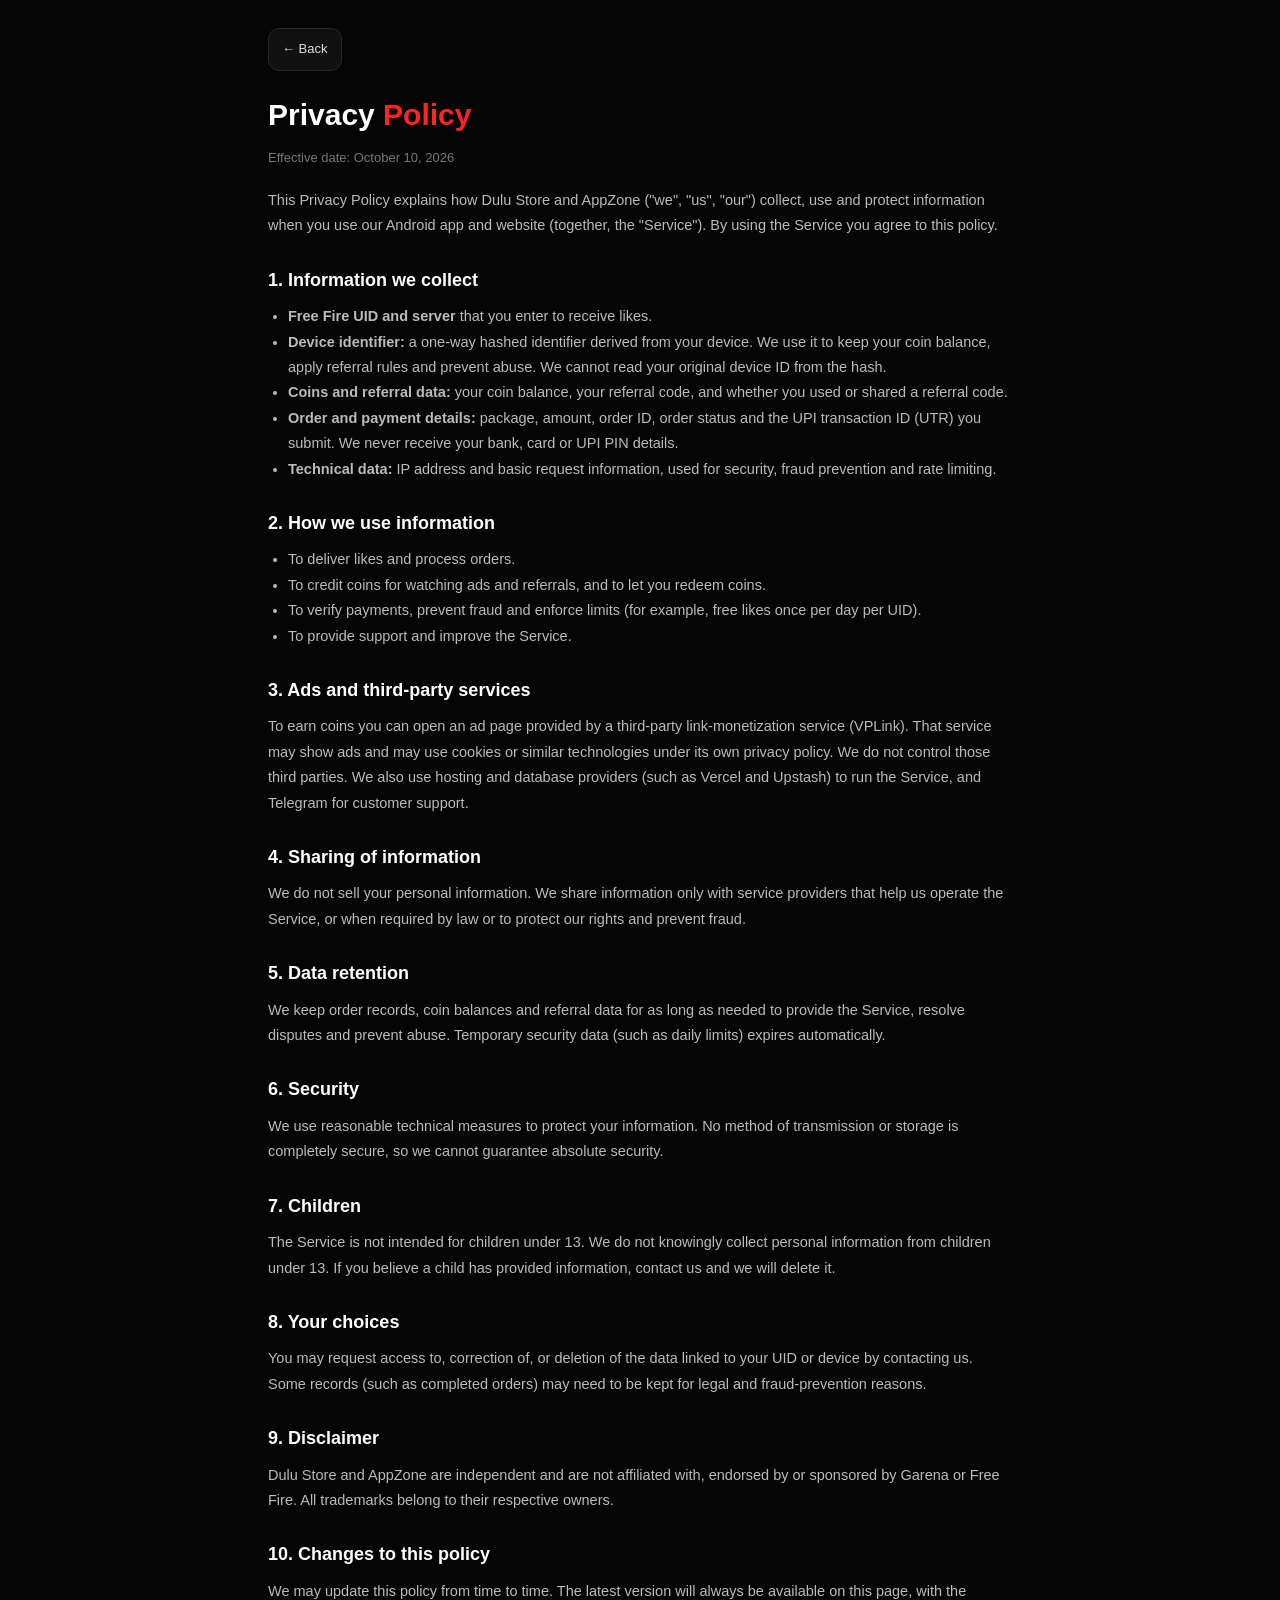
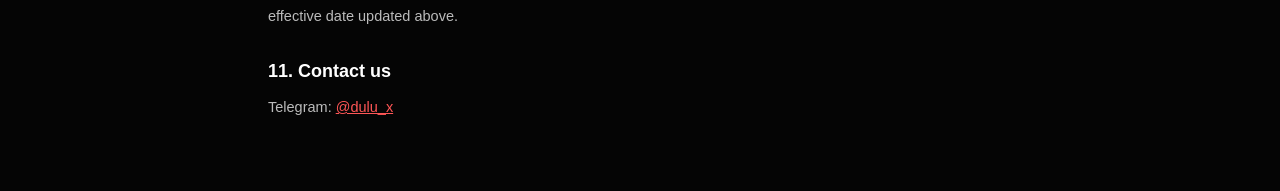
<file: privacy.html>
<!DOCTYPE html>
<html lang="en">
<head>
<meta charset="UTF-8">
<meta name="viewport" content="width=device-width, initial-scale=1.0">
<title>Privacy Policy - Dulu Store / AppZone</title>
<meta name="theme-color" content="#050505">
<style>
*{box-sizing:border-box;margin:0;padding:0}
body{font-family:Arial,Helvetica,sans-serif;background:#050505;color:#ddd;line-height:1.75}
.wrap{max-width:780px;margin:auto;padding:28px 18px 70px}
h1{color:#fff;font-size:30px;margin-bottom:6px}h1 span{color:#ff2424}
h2{color:#fff;font-size:18px;margin:26px 0 8px}
p,li{font-size:14.5px;color:#bbb}ul{padding-left:20px;margin:6px 0}
.upd{color:#777;font-size:13px;margin-bottom:18px}
a{color:#ff5656}
.back{display:inline-block;margin-bottom:18px;color:#ddd;text-decoration:none;background:#111;border:1px solid #292929;padding:9px 13px;border-radius:11px;font-size:13px}
</style>
</head>
<body>
<div class="wrap">
<a class="back" href="/">← Back</a>
<h1>Privacy <span>Policy</span></h1>
<div class="upd">Effective date: October 10, 2026</div>

<p>This Privacy Policy explains how Dulu Store and AppZone ("we", "us", "our") collect, use and protect information when you use our Android app and website (together, the "Service"). By using the Service you agree to this policy.</p>

<h2>1. Information we collect</h2>
<ul>
<li><b>Free Fire UID and server</b> that you enter to receive likes.</li>
<li><b>Device identifier:</b> a one-way hashed identifier derived from your device. We use it to keep your coin balance, apply referral rules and prevent abuse. We cannot read your original device ID from the hash.</li>
<li><b>Coins and referral data:</b> your coin balance, your referral code, and whether you used or shared a referral code.</li>
<li><b>Order and payment details:</b> package, amount, order ID, order status and the UPI transaction ID (UTR) you submit. We never receive your bank, card or UPI PIN details.</li>
<li><b>Technical data:</b> IP address and basic request information, used for security, fraud prevention and rate limiting.</li>
</ul>

<h2>2. How we use information</h2>
<ul>
<li>To deliver likes and process orders.</li>
<li>To credit coins for watching ads and referrals, and to let you redeem coins.</li>
<li>To verify payments, prevent fraud and enforce limits (for example, free likes once per day per UID).</li>
<li>To provide support and improve the Service.</li>
</ul>

<h2>3. Ads and third-party services</h2>
<p>To earn coins you can open an ad page provided by a third-party link-monetization service (VPLink). That service may show ads and may use cookies or similar technologies under its own privacy policy. We do not control those third parties. We also use hosting and database providers (such as Vercel and Upstash) to run the Service, and Telegram for customer support.</p>

<h2>4. Sharing of information</h2>
<p>We do not sell your personal information. We share information only with service providers that help us operate the Service, or when required by law or to protect our rights and prevent fraud.</p>

<h2>5. Data retention</h2>
<p>We keep order records, coin balances and referral data for as long as needed to provide the Service, resolve disputes and prevent abuse. Temporary security data (such as daily limits) expires automatically.</p>

<h2>6. Security</h2>
<p>We use reasonable technical measures to protect your information. No method of transmission or storage is completely secure, so we cannot guarantee absolute security.</p>

<h2>7. Children</h2>
<p>The Service is not intended for children under 13. We do not knowingly collect personal information from children under 13. If you believe a child has provided information, contact us and we will delete it.</p>

<h2>8. Your choices</h2>
<p>You may request access to, correction of, or deletion of the data linked to your UID or device by contacting us. Some records (such as completed orders) may need to be kept for legal and fraud-prevention reasons.</p>

<h2>9. Disclaimer</h2>
<p>Dulu Store and AppZone are independent and are not affiliated with, endorsed by or sponsored by Garena or Free Fire. All trademarks belong to their respective owners.</p>

<h2>10. Changes to this policy</h2>
<p>We may update this policy from time to time. The latest version will always be available on this page, with the effective date updated above.</p>

<h2>11. Contact us</h2>
<p>Telegram: <a href="https://t.me/dulu_x">@dulu_x</a></p>
</div>
</body>
</html>
</file>
